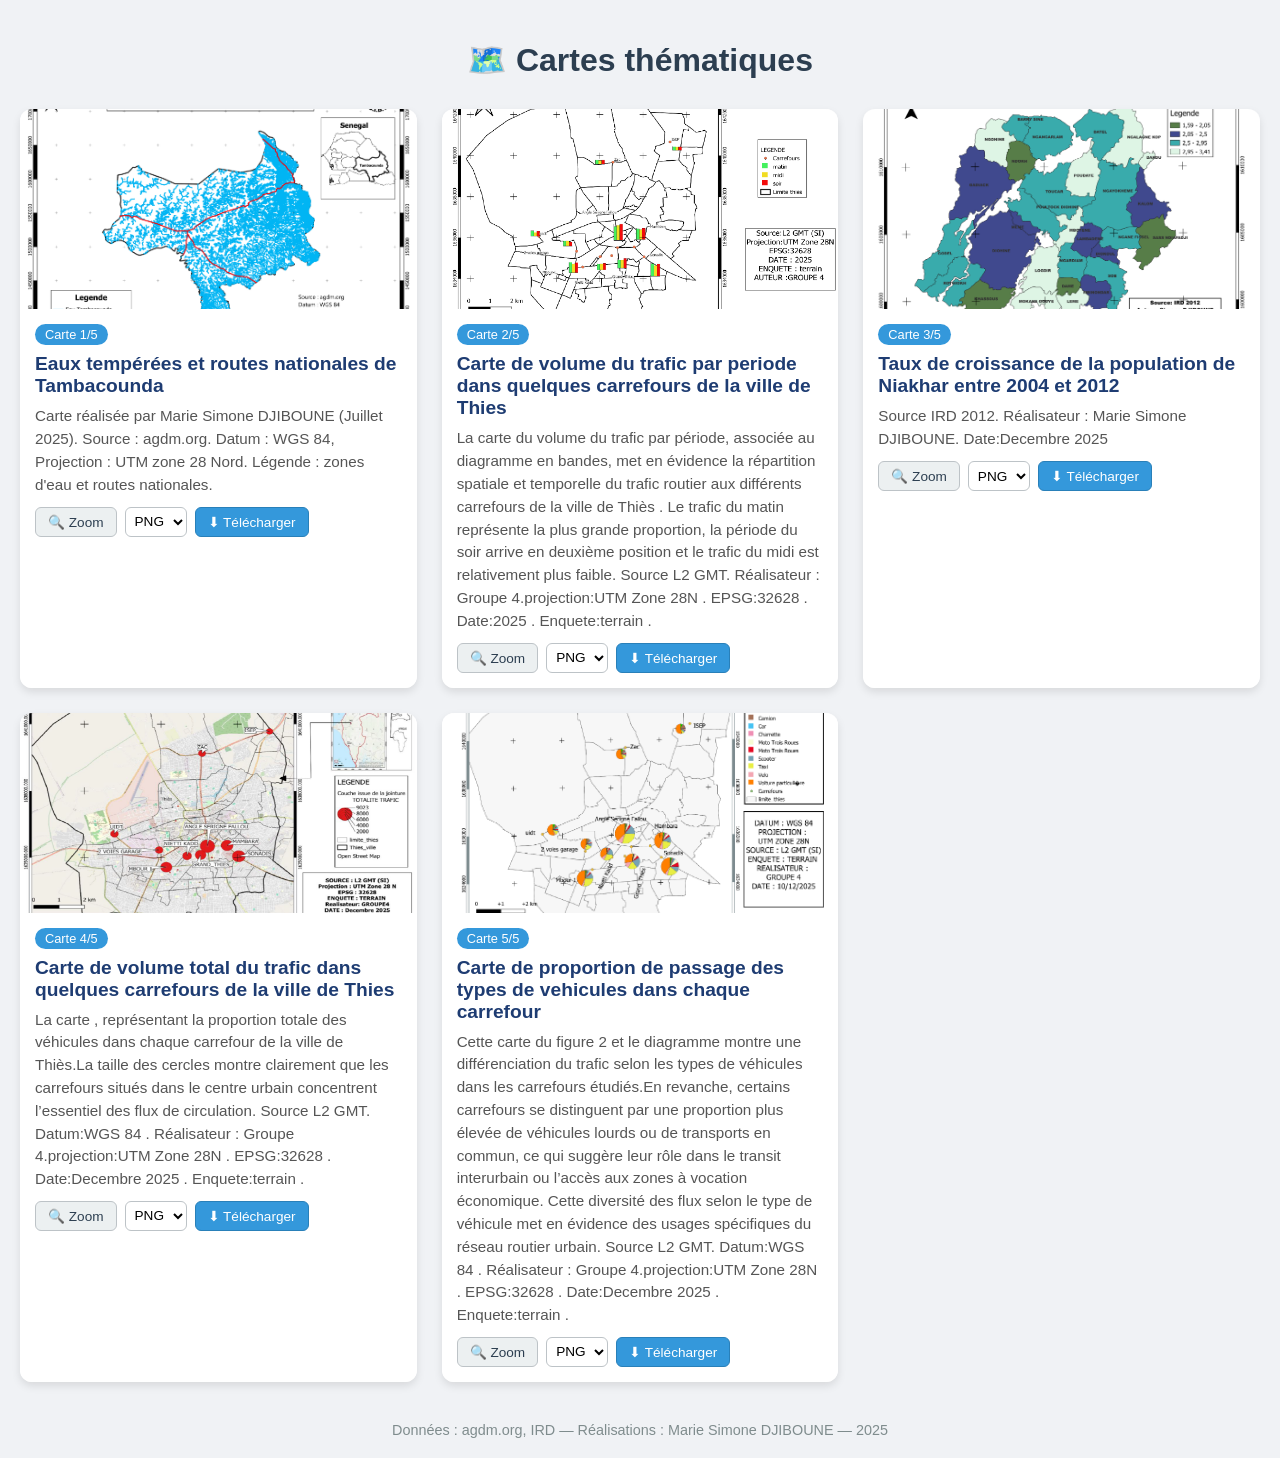
<file: carte.html>
<!DOCTYPE html>
<html lang="fr">
<head>
    <meta charset="UTF-8">
    <meta name="viewport" content="width=device-width, initial-scale=1.0">
    <title>Cartes du Sénégal - Tambacounda et densités</title>
    <style>
        /* Styles identiques à votre fichier d'origine, conservés */
        body {
            font-family: 'Segoe UI', Tahoma, Geneva, Verdana, sans-serif;
            background-color: #f0f2f5;
            margin: 0;
            padding: 20px;
        }
        h1 {
            text-align: center;
            color: #2c3e50;
            margin-bottom: 30px;
        }
        .grid {
            display: grid;
            grid-template-columns: repeat(auto-fit, minmax(300px, 1fr));
            gap: 25px;
            max-width: 1400px;
            margin: 0 auto;
        }
        .card {
            background: white;
            border-radius: 12px;
            overflow: hidden;
            box-shadow: 0 4px 8px rgba(0,0,0,0.1);
            transition: transform 0.2s, box-shadow 0.2s;
            display: flex;
            flex-direction: column;
        }
        .card:hover {
            transform: translateY(-5px);
            box-shadow: 0 12px 20px rgba(0,0,0,0.15);
        }
        .image-container {
            width: 100%;
            height: 200px;
            background-color: #e9ecef;
            display: flex;
            align-items: center;
            justify-content: center;
            overflow: hidden;
            cursor: pointer;
        }
        .image-container img {
            width: 100%;
            height: 100%;
            object-fit: cover;
            display: block;
            transition: transform 0.3s;
        }
        .image-container img:hover {
            transform: scale(1.05);
        }
        .description {
            padding: 15px;
            background: white;
            flex-grow: 1;
        }
        .description h3 {
            margin: 0 0 8px 0;
            color: #1e3c72;
            font-size: 1.2rem;
        }
        .description p {
            margin: 0 0 10px 0;
            color: #555;
            line-height: 1.5;
            font-size: 0.95rem;
        }
        .badge {
            display: inline-block;
            background-color: #3498db;
            color: white;
            font-size: 0.8rem;
            padding: 3px 10px;
            border-radius: 20px;
            margin-bottom: 8px;
        }
        .toolbar {
            display: flex;
            gap: 8px;
            margin-top: 10px;
            flex-wrap: wrap;
        }
        .btn {
            background-color: #ecf0f1;
            border: none;
            border-radius: 6px;
            padding: 6px 12px;
            font-size: 0.85rem;
            cursor: pointer;
            display: inline-flex;
            align-items: center;
            gap: 4px;
            transition: background-color 0.2s;
            color: #2c3e50;
            border: 1px solid #bdc3c7;
        }
        .btn:hover {
            background-color: #d0d7db;
        }
        .btn-primary {
            background-color: #3498db;
            color: white;
            border-color: #2980b9;
        }
        .btn-primary:hover {
            background-color: #2980b9;
        }
        .download-select {
            padding: 5px;
            border-radius: 6px;
            border: 1px solid #bdc3c7;
            background-color: white;
            font-size: 0.85rem;
        }
        .error-message {
            grid-column: 1 / -1;
            background-color: #fff3cd;
            border: 1px solid #ffeeba;
            color: #856404;
            padding: 20px;
            border-radius: 8px;
            text-align: center;
            font-weight: bold;
        }
        footer {
            text-align: center;
            margin-top: 40px;
            color: #7f8c8d;
            font-size: 0.9rem;
        }
        .modal {
            display: none;
            position: fixed;
            z-index: 1000;
            left: 0;
            top: 0;
            width: 100%;
            height: 100%;
            background-color: rgba(0,0,0,0.9);
            overflow: auto;
        }
        .modal-content {
            margin: auto;
            display: block;
            max-width: 90%;
            max-height: 90%;
            position: relative;
            top: 50%;
            transform: translateY(-50%);
        }
        .close {
            position: absolute;
            top: 20px;
            right: 35px;
            color: #fff;
            font-size: 40px;
            font-weight: bold;
            cursor: pointer;
            z-index: 1001;
        }
        .close:hover {
            color: #ccc;
        }
    </style>
</head>
<body>
    <h1>🗺️ Cartes thématiques </h1>
    
    <div class="grid" id="carteGrid"></div>

    <!-- Modale pour le zoom -->
    <div id="zoomModal" class="modal">
        <span class="close" id="closeModal">&times;</span>
        <img class="modal-content" id="modalImage">
    </div>

    <footer>
        Données : agdm.org, IRD — Réalisations : Marie Simone DJIBOUNE — 2025
    </footer>

    <script>
        // Définition des images et de leurs descriptions (basées sur les métadonnées fournies)
        const images = [
            {
                file: 'tamba.png',
                title: 'Eaux tempérées et routes nationales de Tambacounda',
                description: 'Carte réalisée par Marie Simone DJIBOUNE (Juillet 2025). Source : agdm.org. Datum : WGS 84, Projection : UTM zone 28 Nord. Légende : zones d\'eau et routes nationales.'
            },
            {
                file: 'Carte.png',
                title: 'Carte de volume du trafic par periode dans quelques carrefours de la ville de Thies',
                description: 'La carte du volume du trafic par période, associée au diagramme en bandes, met en évidence la répartition spatiale et temporelle du trafic routier aux différents carrefours de la ville de Thiès . Le trafic du matin représente la plus grande proportion, la période du soir arrive en deuxième position et le trafic du midi est relativement plus faible. Source L2 GMT. Réalisateur : Groupe 4.projection:UTM Zone 28N . EPSG:32628 . Date:2025 . Enquete:terrain . '
            },
            
            {
                file: 'niakhar3.png',
                title: 'Taux de croissance de la population de Niakhar entre 2004 et 2012',
                description: 'Source IRD 2012. Réalisateur : Marie Simone DJIBOUNE. Date:Decembre 2025'
            }, 
            {
                file: 'Carte1.png',
                title: 'Carte de volume total du trafic dans quelques carrefours de la ville de Thies',
                description: 'La carte , représentant la proportion totale des véhicules dans chaque carrefour de la ville de Thiès.La taille des cercles montre clairement que les carrefours situés dans le centre urbain concentrent l’essentiel des flux de circulation. Source L2 GMT.  Datum:WGS 84 . Réalisateur : Groupe 4.projection:UTM Zone 28N . EPSG:32628 . Date:Decembre 2025 . Enquete:terrain . '
            },

            {
                file: 'Carte 2.png',
                title: 'Carte de proportion de passage des types de vehicules dans chaque carrefour ',
                description: 'Cette carte du figure 2 et le diagramme montre une différenciation du trafic selon les types de véhicules dans les carrefours étudiés.En revanche, certains carrefours se distinguent par une proportion plus élevée de véhicules lourds ou de transports en commun, ce qui suggère leur rôle dans le transit interurbain ou l’accès aux zones à vocation économique. Cette diversité des flux selon le type de véhicule met en évidence des usages spécifiques du réseau routier urbain. Source L2 GMT. Datum:WGS 84 . Réalisateur : Groupe 4.projection:UTM Zone 28N . EPSG:32628 . Date:Decembre 2025 . Enquete:terrain . '
            },
           
        ];

        const grid = document.getElementById('carteGrid');
        const modal = document.getElementById('zoomModal');
        const modalImg = document.getElementById('modalImage');
        const closeModal = document.getElementById('closeModal');

        // Fermeture de la modale
        closeModal.onclick = function() { modal.style.display = "none"; }
        window.onclick = function(event) { if (event.target == modal) modal.style.display = "none"; }

        // Fonction de téléchargement (identique à l'originale)
        function downloadImage(imgElement, format) {
            const canvas = document.createElement('canvas');
            const ctx = canvas.getContext('2d');
            canvas.width = imgElement.naturalWidth;
            canvas.height = imgElement.naturalHeight;

            if (format === 'jpg' || format === 'jpeg') {
                ctx.fillStyle = '#FFFFFF';
                ctx.fillRect(0, 0, canvas.width, canvas.height);
            }
            ctx.drawImage(imgElement, 0, 0);

            let mimeType, extension;
            if (format === 'png') {
                mimeType = 'image/png';
                extension = 'png';
            } else if (format === 'jpg' || format === 'jpeg') {
                mimeType = 'image/jpeg';
                extension = 'jpg';
            } else {
                alert('Format non supporté');
                return;
            }

            canvas.toBlob((blob) => {
                if (blob) {
                    const url = URL.createObjectURL(blob);
                    const a = document.createElement('a');
                    a.href = url;
                    a.download = `carte_${Date.now()}.${extension}`;
                    document.body.appendChild(a);
                    a.click();
                    document.body.removeChild(a);
                    URL.revokeObjectURL(url);
                } else {
                    alert('Erreur lors de la génération de l\'image');
                }
            }, mimeType);
        }

        // Vérifier que la première image existe (simple test)
        const testImg = new Image();
        testImg.onload = function() {
            // Toutes les images sont supposées présentes ; on génère les cartes
            images.forEach((imgData, index) => {
                const card = document.createElement('div');
                card.className = 'card';

                const imgContainer = document.createElement('div');
                imgContainer.className = 'image-container';

                const img = document.createElement('img');
                img.src = imgData.file;
                img.alt = imgData.title;
                img.loading = 'lazy';

                // Zoom au clic sur l'image
                img.addEventListener('click', function(e) {
                    e.stopPropagation();
                    modal.style.display = "block";
                    modalImg.src = this.src;
                });

                imgContainer.appendChild(img);

                // Description
                const descDiv = document.createElement('div');
                descDiv.className = 'description';
                descDiv.innerHTML = `
                    <span class="badge">Carte ${index+1}/${images.length}</span>
                    <h3>${imgData.title}</h3>
                    <p>${imgData.description}</p>
                `;

                // Barre d'outils
                const toolbar = document.createElement('div');
                toolbar.className = 'toolbar';

                // Bouton Zoom
                const zoomBtn = document.createElement('button');
                zoomBtn.className = 'btn';
                zoomBtn.innerHTML = '🔍 Zoom';
                zoomBtn.addEventListener('click', function() {
                    modal.style.display = "block";
                    modalImg.src = img.src;
                });

                // Sélecteur de format
                const formatSelect = document.createElement('select');
                formatSelect.className = 'download-select';
                formatSelect.innerHTML = `
                    <option value="png">PNG</option>
                    <option value="jpg">JPG</option>
                `;

                // Bouton Télécharger
                const downloadBtn = document.createElement('button');
                downloadBtn.className = 'btn btn-primary';
                downloadBtn.innerHTML = '⬇ Télécharger';
                downloadBtn.addEventListener('click', function() {
                    const format = formatSelect.value;
                    if (img.complete && img.naturalHeight > 0) {
                        downloadImage(img, format);
                    } else {
                        alert("L'image n'est pas encore complètement chargée, veuillez réessayer.");
                    }
                });

                toolbar.appendChild(zoomBtn);
                toolbar.appendChild(formatSelect);
                toolbar.appendChild(downloadBtn);
                descDiv.appendChild(toolbar);

                card.appendChild(imgContainer);
                card.appendChild(descDiv);
                grid.appendChild(card);
            });
        };

        testImg.onerror = function() {
            // Si la première image est introuvable, on affiche un message d'erreur
            grid.innerHTML = `
                <div class="error-message">
                    ⚠️ Les images (tamba.png, Densite.jpeg, Densite1.jpeg) sont introuvables.<br>
                    Veuillez placer ces fichiers dans le même dossier que cette page HTML.
                </div>
            `;
        };

        // Lancer le test avec la première image
        testImg.src = images[0].file;
    </script>
</body>
</html>
</file>
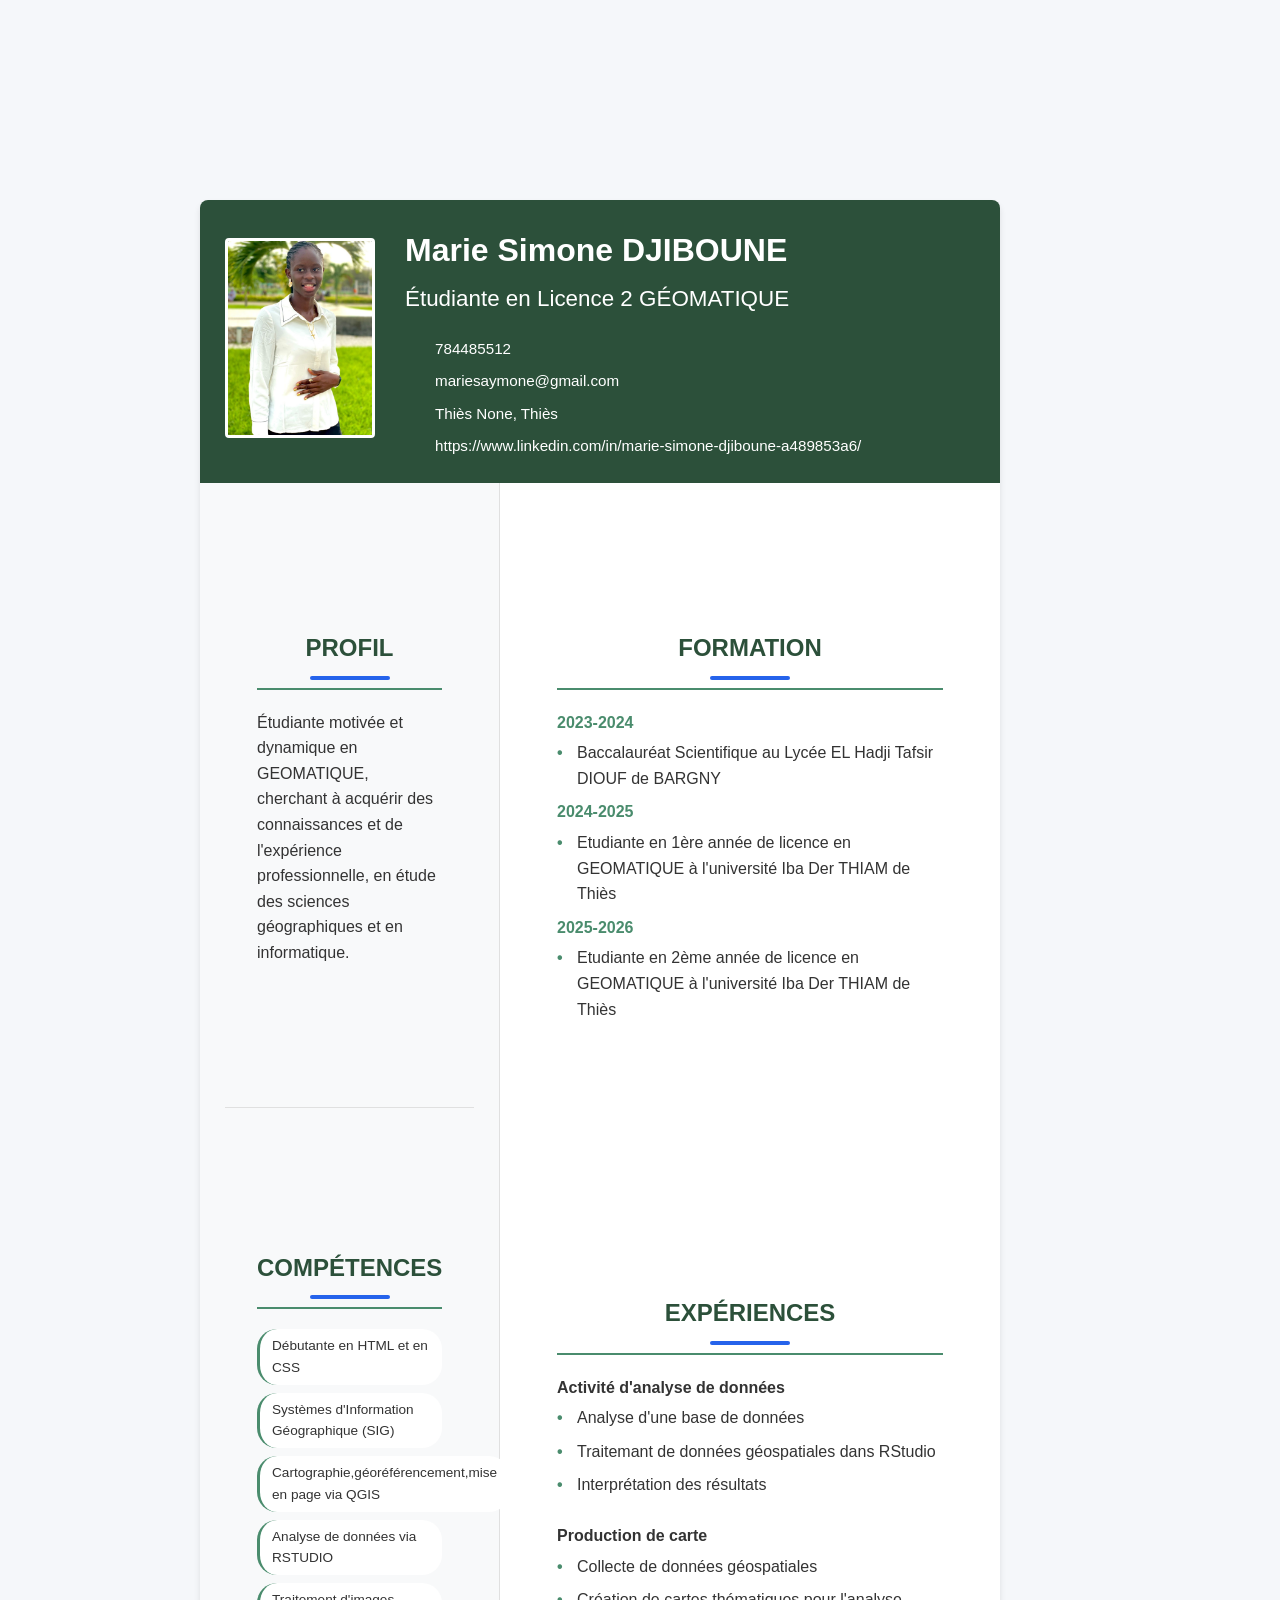
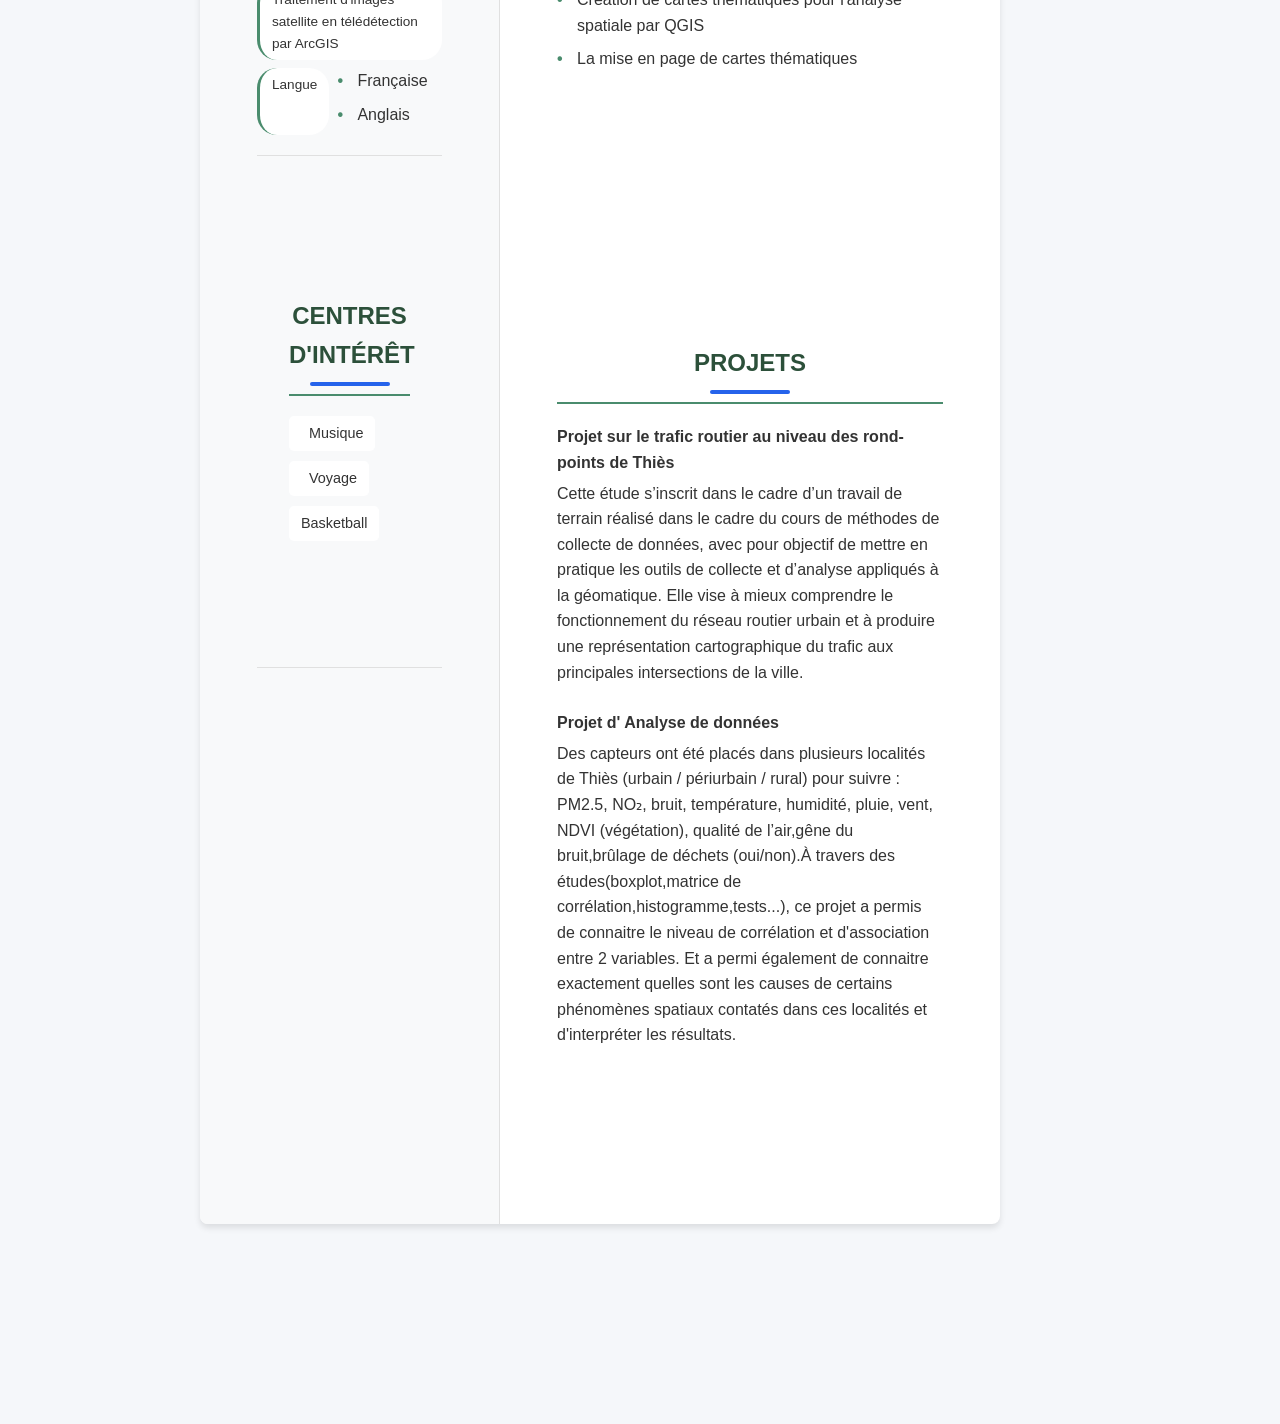
<file: CV.html>
<!DOCTYPE html>
<html lang="fr">
<head>
    <meta charset="UTF-8">
    <meta name="viewport" content="width=device-width, initial-scale=1.0">
    <title>CV Marie Simone DJIBOUNE</title>
        <link rel="stylesheet" href="style.css">
</head>
<body>
    <STyle>
:root {
    --primary-color: #2c503a;
    --secondary-color: #4a8c6d;
    --light-color: #f8f9fa;
    --dark-color: #333;
    --gray-color: #7f8c8d;
    --border-color: #e0e0e0;
    --shadow: 0 4px 6px rgba(0, 0, 0, 0.1);
}

* {
    margin: 0;
    padding: 0;
    box-sizing: border-box;
}

body {
    font-family: 'Lato', sans-serif;
    line-height: 1.6;
    color: var(--dark-color);
    background-color: #f5f7fa;
    padding: 200px;
    max-width: 1200px;
    margin:1000 auto;
}


h1, h2, h3, h4 {
    font-family: 'Montserrat', sans-serif;
    font-weight: 600;
    margin-bottom: 15px;
    color: var(--primary-color);
}

h1 {
    font-size: 2.2rem;
    margin-bottom: 5px;
}

h2 {
    font-size: 1.5rem;
    padding-bottom: 8px;
    border-bottom: 2px solid var(--secondary-color);
    margin-top: 25px;
    margin-bottom: 20px;
}

h3 {
    font-size: 1.2rem;
    margin-bottom: 5px;
}

p {
    margin-bottom: 15px;
}

a {
    color: var(--secondary-color);
    text-decoration: none;
}

a:hover {
    text-decoration: underline;
}

ul {
    list-style-type: none;
    padding-left: 0;
}

li {
    margin-bottom: 8px;
    padding-left: 20px;
    position: relative;
}

li:before {
    content: "•";
    color: var(--secondary-color);
    position: absolute;
    left: 0;
    font-weight: bold;
}


.cv-container {
    display: flex;
    flex-direction: column;
    background-color: white;
    box-shadow: var(--shadow);
    border-radius: 8px;
    overflow: hidden;
}


.header {
    background-color: var(--primary-color);
    color: white;
    padding: 25px;
}

.header-content {
    display: flex;
    align-items: center;
    gap: 30px;
}

.header-photo {
    flex-shrink: 0;
}

.profile-photo {
    width: 150px;
    height: 200px;
    object-fit: cover;
    border-radius: 4px;
    border: 3px solid white;
}

.header-info {
    flex: 1;
}

.name {
    font-size: 2rem;
    margin-bottom: 5px;
    color: white;
}

.title {
    font-size: 1.4rem;
    font-weight: 300;
    color: white;
    margin-bottom: 20px;
}

.contact-info {
    display: flex;
    flex-direction: column;
    gap: 8px;
}

.contact-item {
    display: flex;
    align-items: center;
    gap: 10px;
    font-size: 0.95rem;
}

.contact-item i {
    color: var(--secondary-color);
    width: 20px;
    text-align: center;
}


.main-wrapper {
    display: flex;
    flex-direction: column;
}


.sidebar {
    background-color: var(--light-color);
    padding: 25px;
}


.main-content {
    padding: 25px;
    flex: 1;
}


.section {
    margin-bottom: 30px;
}


.experience-item, .education-item, .project-item {
    margin-bottom: 25px;
}

.date {
    color: var(--secondary-color);
    font-weight: 600;
    margin-bottom: 5px;
    display: block;
}

.company, .school {
    font-weight: 600;
    margin-bottom: 5px;
    display: block;
}




.skills-list {
    display: flex;
    flex-wrap: wrap;
    gap: 8px;
    margin-top: 10px;
}

.skill {
    background-color: white;
    padding: 6px 12px;
    border-radius: 20px;
    font-size: 0.85rem;
    border-left: 3px solid var(--secondary-color);
}


.interests-list {
    display: flex;
    flex-wrap: wrap;
    gap: 10px;
}

.interest {
    display: flex;
    align-items: center;
    gap: 8px;
    background-color: white;
    padding: 6px 12px;
    border-radius: 5px;
    font-size: 0.9rem;
}


.separator {
    height: 1px;
    background-color: var(--border-color);
    margin: 20px 0;
}



@media (min-width: 992px) {
    .main-wrapper {
        flex-direction: row;
    }
    
    .sidebar {
        flex: 0 0 35%;
        min-width: 300px;
        border-right: 1px solid var(--border-color);
    }
    
    .main-content {
        flex: 1;
    }
    
    h1 {
        font-size: 2.5rem;
    }
}


@media (min-width: 768px) and (max-width: 991px) {
    .sidebar, .main-content {
        padding: 20px;
    }
    
    .header-content {
        gap: 20px;
    }
    
    .profile-photo {
        width: 130px;
        height: 170px;
    }
}


@media (max-width: 767px) {
    body {
        padding: 10px;
    }
    
    .header {
        padding: 20px 15px;
    }
    
    .header-content {
        flex-direction: column;
        text-align: center;
        gap: 20px;
    }
    
    .profile-photo {
        width: 120px;
        height: 160px;
        margin: 0 auto;
    }
    
    .main-content, .sidebar {
        padding: 20px 15px;
    }
    
    h1 {
        font-size: 1.8rem;
    }
    
    .name {
        font-size: 1.6rem;
    }
    
    .title {
        font-size: 1.1rem;
    }
    
    .contact-info {
        align-items: center;
    }
}


@media (max-width: 480px) {
    h1 {
        font-size: 1.6rem;
    }
    
    h2 {
        font-size: 1.3rem;
    }
    
    .contact-item {
        font-size: 0.85rem;
    }
    
    .profile-photo {
        width: 100px;
        height: 140px;
    }
}
</STyle>
    <div class="cv-container">
        
        <header class="header">
            <div class="header-content">
               
                <div class="header-photo">
                    <img src="Image.jpeg" alt="" class="profile-photo">
                </div>
                
               
                <div class="header-info">
                    <h1 class="name">Marie Simone DJIBOUNE</h1>
                    <div class="title">Étudiante en Licence 2 GÉOMATIQUE</div>
                    
                    <div class="contact-info">
                        <div class="contact-item">
                            <i class="fas fa-phone"></i>
                            <span>784485512</span>
                        </div>
                        <div class="contact-item">
                            <i class="fas fa-envelope"></i>
                            <span>mariesaymone@gmail.com</span>
                        </div>
                        <div class="contact-item">
                            <i class="fas fa-map-marker-alt"></i>
                            <span>Thiès None, Thiès</span>
                        </div>
                        <div class="contact-item">
                            <i class="fab fa-linkedin"></i>
                            <span>https://www.linkedin.com/in/marie-simone-djiboune-a489853a6/</span>
                        </div>
                    </div>
                </div>
            </div>
        </header>

        
        <div class="main-wrapper">
           
            <aside class="sidebar">
                
                <section class="section">
                    <h2>PROFIL</h2>
                    <p>Étudiante motivée et dynamique en GEOMATIQUE, cherchant à acquérir des connaissances et de l'expérience professionnelle, en étude des sciences géographiques et en informatique.</p>
                </section>

                <div class="separator"></div>

                
                <section class="section">
                    <h2>COMPÉTENCES </h2>
                    <div class="skills-list">
                        <div class="skill">Débutante en HTML et en CSS</div>
                        <div class="skill">Systèmes d'Information Géographique (SIG)</div>
                        <div class="skill">Cartographie,géoréférencement,mise en page via QGIS</div>
                        <div class="skill">Analyse de données via RSTUDIO</div>
                       <div class="skill">Traitement d'images satellite en télédétection par ArcGIS </div>
                       <div class="skill">Langue</div>
                       <ul>
                           <li>Française</li>
                           <li>Anglais</li>
                       </ul>

                    </div>
                   
                <div class="separator"></div>

               
                <section class="section">
                    <h2>CENTRES D'INTÉRÊT</h2>
                    <div class="interests-list">
                        <div class="interest">
                            <i class="focus-musique"></i>
                            <span>Musique</span>
                        </div>
                       
                        <div class="interest">
                            <i class="focus-travel"></i>
                            <span>Voyage</span>
                           
                        </div>
                        <div  class="interest">Basketball</div>
                        
                    </div>
                </section>

                <div class="separator"></div>

                
            </aside>

            
            <main class="main-content">
                
                <section class="section">
                    <h2>FORMATION</h2>
                    <div class="education-item">
                        <span class="date">2023-2024</span>
                        <ul>
                           <li>Baccalauréat Scientifique au Lycée EL Hadji Tafsir DIOUF de BARGNY</li>
                        </ul>
                        
                         <div class="education-item">
                             <span class="date">2024-2025</span>
                           
                        <ul>
                            <li>Etudiante en 1ère année de licence en GEOMATIQUE à l'université Iba Der THIAM de Thiès</li>
                        </ul>
                    <div class="education-item">
                        <span class="date">2025-2026</span>
                       <ul>
                           <li>Etudiante en 2ème année de licence en GEOMATIQUE à l'université Iba Der THIAM de Thiès</li>
                       </ul>

                   
                    </div>
                                        
                </section>

                
                <section class="section">
                    <h2>EXPÉRIENCES </h2>
                    
                    <div class="experience-item">
                        
                        <span class="company">Activité d'analyse de données </span>
                       
                        
                        <ul>
                            <li>Analyse d'une base de données</li>
                            <li>Traitemant de données géospatiales dans RStudio </li>
                            <li>Interprétation des résultats</li>
                        </ul>
                    </div>
                    
                    <div class="experience-item">
                        
                        <span class="company">Production de carte</span>
                       
                        <ul>
                            <li>Collecte de données géospatiales</li>
                            <li> Création de cartes thématiques pour l'analyse spatiale par QGIS</li>
                            <li>La mise en page de cartes thématiques</li>
                        </ul>
                    </div>
                </section>

                
                <section class="section">
                    <h2>PROJETS </h2>
                    
                    <div class="project-item">
                       <span class="company"> Projet sur le trafic routier au niveau des rond-points de Thiès</span>
                       
                     <p>Cette étude s’inscrit dans le cadre d’un travail de terrain réalisé dans le cadre du cours de méthodes de collecte de données, 
                         avec pour objectif de mettre en pratique les outils de collecte et d’analyse appliqués à la géomatique. 
                         Elle vise à mieux comprendre le fonctionnement du réseau routier urbain et à produire une représentation 
                         cartographique du trafic aux principales intersections de la ville.</p>
                       
                    </div>
                    
                    <div class="project-item">
                        <span class="company">Projet d' Analyse de données</span>
                       
                       <p>Des capteurs ont été placés dans plusieurs localités de Thiès (urbain / périurbain / rural) pour
                        suivre : PM2.5, NO₂, bruit, température, humidité, pluie, vent, NDVI (végétation),
                        qualité de l’air,gêne du bruit,brûlage de déchets (oui/non).À travers des études(boxplot,matrice de corrélation,histogramme,tests...),
                        ce projet a permis de connaitre le niveau de corrélation et d'association entre 2 variables.
                        Et a permi également de connaitre exactement quelles sont les causes de certains phénomènes spatiaux contatés 
                        dans ces localités et d'interpréter les résultats. 
                        </p>
                    </div>
                    
                   
                </section>
            </main>
        </div>

        
</body>
</html>
</file>
<file: style.css>
/* ===== VARIABLES & RESET ===== */
:root {
    /* Couleurs principales (thème clair) */
    --primary: #2563eb;
    --primary-dark: #1e40af;
    --primary-light: #60a5fa;
    --secondary: #3b82f6;
    --accent: #8b5cf6;

    /* Couleurs de fond et texte (clair) */
    --bg: #ffffff;
    --bg-secondary: #f8fafc;
    --card-bg: #ffffff;
    --text: #0f172a;
    --text-light: #334155;
    --border: #e2e8f0;
    --shadow: 0 4px 6px -1px rgba(0, 0, 0, 0.1), 0 2px 4px -1px rgba(0, 0, 0, 0.06);
    --shadow-lg: 0 10px 15px -3px rgba(0, 0, 0, 0.1), 0 4px 6px -2px rgba(0, 0, 0, 0.05);

    /* Éléments communs */
    --radius-sm: 0.75rem;
    --radius: 1rem;
    --radius-lg: 1.5rem;
    --transition: all 0.3s cubic-bezier(0.4, 0, 0.2, 1);
}

/* Thème sombre */
body.dark-theme {
    --primary: #60a5fa;
    --primary-dark: #3b82f6;
    --primary-light: #93c5fd;
    --secondary: #3b82f6;

    --bg: #0f172a;
    --bg-secondary: #1e293b;
    --card-bg: #1e293b;
    --text: #f1f5f9;
    --text-light: #cbd5e1;
    --border: #334155;
    --shadow: 0 4px 6px -1px rgba(0, 0, 0, 0.5);
    --shadow-lg: 0 10px 15px -3px rgba(0, 0, 0, 0.5);
}

* {
    margin: 0;
    padding: 0;
    box-sizing: border-box;
}

html {
    scroll-behavior: smooth;
}

body {
    font-family: 'Inter', sans-serif;
    background: var(--bg);
    color: var(--text);
    line-height: 1.6;
    transition: background 0.3s ease, color 0.3s ease;
}

/* ===== HEADER & NAVIGATION ===== */
header {
    background: var(--primary);  /* au lieu de var(--card-bg) */
    border-bottom: none;         /* supprime la ligne de séparation */
    /* conservez le reste */
}

.navbar {
    max-width: 1200px;
    margin: 0 auto;
    padding: 1rem 2rem;
    display: flex;
    justify-content: space-between;
    align-items: center;
    flex-wrap: wrap;
    gap: 1rem;
}

.logo {
    font-size: 1.5rem;
    font-weight: 700;
    color: var(--primary);
    display: flex;
    align-items: center;
    gap: 0.5rem;
}

.logo i {
    font-size: 1.8rem;
    color: white;
}

.nav-links {
    display: flex;
    gap: 2rem;
    list-style: none;
}

.nav-links a {
    text-decoration: none;
    color: white;
    font-weight: 500;
    transition: var(--transition);
    position: relative;
    padding: 0.5rem 0;
}

.nav-links a::after {
    content: '';
    position: absolute;
    bottom: 0;
    left: 0;
    width: 0;
    height: 2px;
    background: var(--primary);
    transition: width 0.3s ease;
}

.nav-links a:hover::after,
.nav-links a.active::after {
    width: 100%;
}

.nav-links a:hover {
    color: var(--primary);
}

/* Bouton de thème */
#theme-toggle {
    background: transparent;
    border: 2px solid none ;
    border-radius: 50%;
    width: 45px;
    height: 45px;
    display: flex;
    align-items: center;
    justify-content: center;
    cursor: pointer;
    color: white;
    border-color: white;
    font-size: 1.3rem;
    transition: var(--transition);
}

#theme-toggle:hover {
    background: white;
    color: var(--primary);
    border-color: var(--primary);
    transform: scale(1.05);
}

/* ===== SECTIONS ===== */
.section {
    max-width: 1200px;
    margin: 0 auto;
    padding: 6rem 2rem;
}

h2 {
    font-size: 2.5rem;
    margin-bottom: 3rem;
    text-align: center;
    color: var(--text);
    position: relative;
}

h2::after {
    content: '';
    display: block;
    width: 80px;
    height: 4px;
    background: var(--primary);
    margin: 0.5rem auto 0;
    border-radius: 2px;
}

/* ===== ACCUEIL ===== */
.home {
    min-height: calc(100vh - 80px);
    display: flex;
    align-items: center;
}

.home-content {
    display: flex;
    align-items: center;
    gap: 5rem;
    flex-wrap: wrap;
}

.home-text {
    flex: 1 1 400px;
}

.home-text h1 {
    font-size: 3.2rem;
    line-height: 1.2;
    margin-bottom: 1rem;
    color: var(--text);
}

.highlight {
    color: var(--primary);
    position: relative;
    display: inline-block;
}

.title {
    font-size: 1.5rem;
    color: var(--text-light);
    margin-bottom: 2rem;
    font-weight: 500;
}

.bio {
    font-size: 1.1rem;
    margin-bottom: 2.5rem;
    color: var(--text-light);
    max-width: 600px;
    line-height: 1.8;
}

.social-links {
    display: flex;
    gap: 1.2rem;
}

.social-links a {
    display: inline-flex;
    align-items: center;
    justify-content: center;
    width: 48px;
    height: 48px;
    background: var(--bg-secondary);
    border-radius: 50%;
    color: var(--primary);               /* ← ici pour les rendre bleus */
    font-size: 1.5rem;
    transition: var(--transition);
    border: 1px solid var(--border);
}

.social-links a:hover {
    background: var(--primary);
    color: white;                        /* ← au survol, icône blanche sur fond bleu */
    transform: translateY(-3px);
    border-color: var(--primary);
}

.home-image {
    flex: 0 0 280px;
}

.home-image img {
    width: 100%;
    height: 350px;
    object-fit: cover;
    border-radius: 50%;
    box-shadow: var(--shadow-lg);
    border: 4px solid var(--primary-light);
    transition: var(--transition);
}

.home-image img:hover {
    transform: scale(1.02);
    border-color: var(--primary);
}

/* ===== PROJETS ===== */
.filter-buttons {
    display: flex;
    gap: 1rem;
    margin-bottom: 3rem;
    flex-wrap: wrap;
    justify-content: center;
}

.filter-btn {
    padding: 0.7rem 1.8rem;
    border: 1px solid var(--border);
    background: var(--card-bg);
    border-radius: 40px;
    font-weight: 600;
    color: var(--text);
    cursor: pointer;
    transition: var(--transition);
    font-size: 0.95rem;
}

.filter-btn.active,
.filter-btn:hover {
    background: var(--primary);
    color: white;
    border-color: var(--primary);
    transform: translateY(-2px);
}

.projects-grid {
    display: grid;
    grid-template-columns: repeat(auto-fill, minmax(320px, 1fr));
    gap: 2rem;
}

.project-card {
    background: var(--card-bg);
    border-radius: var(--radius-lg);
    overflow: hidden;
    box-shadow: var(--shadow);
    transition: var(--transition);
    padding: 1.8rem;
    border: 1px solid var(--border);
}

.project-card:hover {
    transform: translateY(-8px);
    box-shadow: var(--shadow-lg);
    border-color: var(--primary-light);
}

.project-icon {
    font-size: 2.5rem;
    color: var(--primary);
    margin-bottom: 1.2rem;
}

.project-card h3 {
    font-size: 1.4rem;
    margin-bottom: 0.8rem;
    color: var(--text);
}

.project-card p {
    color: var(--text-light);
    margin-bottom: 1.2rem;
    line-height: 1.6;
}

.tech-tags {
    display: flex;
    flex-wrap: wrap;
    gap: 0.5rem;
    margin-bottom: 1.5rem;
}

.tech-tags span {
    background: var(--bg-secondary);
    padding: 0.3rem 0.8rem;
    border-radius: 20px;
    font-size: 0.8rem;
    font-weight: 500;
    color: var(--text);
    border: 1px solid var(--border);
}

.project-link {
    text-decoration: none;
    color: var(--primary);
    font-weight: 600;
    display: inline-flex;
    align-items: center;
    gap: 0.5rem;
    transition: var(--transition);
}

.project-link i {
    transition: transform 0.2s;
}

.project-link:hover {
    gap: 0.8rem;
    color: var(--primary-dark);
}

.project-link:hover i {
    transform: translateX(4px);
}

/* ===== COMPÉTENCES ===== */
/* ===== COMPÉTENCES EN CARTES ===== */
.skills-container {
    display: grid;
    grid-template-columns: repeat(auto-fill, minmax(280px, 1fr));
    gap: 2rem;
    margin-top: 2rem;
}

.skill-card {
    background: var(--card-bg);
    border-radius: var(--radius-lg);
    padding: 2rem;
    text-align: center;
    border: 1px solid var(--border);
    box-shadow: var(--shadow);
    transition: var(--transition);
}

.skill-card:hover {
    transform: translateY(-5px);
    box-shadow: var(--shadow-lg);
    border-color: var(--primary-light);
}

.skill-icon {
    font-size: 3rem;
    margin-bottom: 1rem;
}

.skill-card h3 {
    font-size: 1.3rem;
    margin-bottom: 1.5rem;
    color: var(--text);
}

.skill-level {
    width: 100%;
}

.skill-level span {
    display: block;
    margin-bottom: 0.5rem;
    font-weight: 600;
    color: var(--text-light);
}

.progress-bar {
    width: 100%;
    height: 10px;
    background: var(--bg-secondary);
    border-radius: 10px;
    overflow: hidden;
}

.progress-fill {
    height: 100%;
    background: linear-gradient(90deg, var(--primary), var(--primary-light));
    border-radius: 10px;
    width: 0;
    transition: width 1s ease;
}
/* ===== CONTACT ===== */
.contact-container {
    display: flex;
    gap: 2rem;
    align-items: stretch;
    flex-wrap: wrap;
    max-width: 1000px;
    margin: 0 auto;
}

.contact-container form {
    flex: 2;
    min-width: 300px;
    background: var(--card-bg);
    padding: 2rem;
    border-radius: var(--radius-lg);
    box-shadow: var(--shadow);
    border: 1px solid var(--border);
}

.form-group {
    margin-bottom: 1.5rem;
}

.form-group label {
    display: block;
    margin-bottom: 0.5rem;
    font-weight: 600;
    color: var(--text);
}

.required {
    color: #ef4444;
    margin-left: 0.2rem;
}

.form-group input,
.form-group textarea {
    width: 100%;
    padding: 0.8rem 1rem;
    border: 1px solid var(--border);
    border-radius: var(--radius-sm);
    font-family: inherit;
    font-size: 1rem;
    transition: var(--transition);
    background: var(--bg-secondary);
    color: var(--text);
}

.form-group input:focus,
.form-group textarea:focus {
    outline: none;
    border-color: var(--primary);
    box-shadow: 0 0 0 3px rgba(37, 99, 235, 0.1);
}

.btn-submit {
    background: var(--primary);
    color: white;
    border: none;
    padding: 1rem 2rem;
    border-radius: 50px;
    font-weight: 600;
    font-size: 1rem;
    cursor: pointer;
    transition: var(--transition);
    width: 100%;
}

.btn-submit:hover {
    background: var(--primary-dark);
    transform: translateY(-2px);
    box-shadow: var(--shadow);
}

.form-message {
    margin-top: 1rem;
    padding: 0.8rem;
    border-radius: var(--radius-sm);
    font-weight: 500;
    display: none;
    text-align: center;
}

.form-message.success {
    display: block;
    background: #dcfce7;
    color: #166534;
    border: 1px solid #4ade80;
}

.form-message.error {
    display: block;
    background: #fee2e2;
    color: #991b1b;
    border: 1px solid #f87171;
}

/* QR Code */
.qr-code-container {
    flex: 1;
    min-width: 250px;
    background: var(--card-bg);
    border-radius: var(--radius-lg);
    padding: 1.5rem;
    border: 1px solid var(--border);
    text-align: center;
    display: flex;
    flex-direction: column;
    justify-content: flex-end;
    gap: 1rem;
}

.qr-code-container h3 {
    color: var(--text);
    margin-bottom: 0.5rem;
    font-size: 1.2rem;
}

#qrcode {
    margin: 0 auto;
}

#qrcode table {
    margin: 0 auto;
    border-collapse: collapse;
}

#qrcode td {
    padding: 0;
    width: 5px;
    height: 5px;
    background-color: var(--text);
}

.qr-note {
    color: var(--text-light);
    font-size: 0.85rem;
    word-break: break-all;
}

.btn-copy {
    background: var(--bg-secondary);
    color: var(--text);
    border: 1px solid var(--border);
    padding: 0.5rem 1rem;
    border-radius: 30px;
    cursor: pointer;
    font-weight: 500;
    transition: var(--transition);
    align-self: center;
}

.btn-copy:hover {
    background: var(--primary);
    color: white;
    border-color: var(--primary);
}

/* ===== FOOTER ===== */
footer {
    text-align: center;
    padding: 2rem;
    background: var(--card-bg);
    border-top: 1px solid var(--border);
    color: var(--text-light);
}

footer p:first-child {
    margin-bottom: 0.5rem;
    font-weight: 500;
}

/* ===== BOUTON RETOUR HAUT ===== */
/* ===== BOUTON RETOUR HAUT ===== */
.scroll-to-top {
    position: fixed;
    bottom: 2rem;
    right: 2rem;
    background: var(--primary);
    color: white;
    border: none;
    width: 48px;
    height: 48px;
    border-radius: 50%;
    font-size: 1.2rem;
    cursor: pointer;
    box-shadow: var(--shadow);
    transition: var(--transition);
    display: flex;
    align-items: center;
    justify-content: center;
    z-index: 99;
}

.scroll-to-top.show {
    opacity: 1;
    visibility: visible;
}

.scroll-to-top:hover {
    background: var(--primary-dark);
    transform: translateY(-3px);
}
/* ===== RESPONSIVE ===== */
@media screen and (max-width: 768px) {
    .navbar {
        flex-direction: column;
        text-align: center;
    }

    .nav-links {
        flex-wrap: wrap;
        justify-content: center;
        gap: 1rem;
    }

    .home-content {
        flex-direction: column-reverse;
        text-align: center;
        gap: 2rem;
    }

    .home-text h1 {
        font-size: 2.2rem;
    }

    .title {
        font-size: 1.2rem;
    }

    .social-links {
        justify-content: center;
    }

    .home-image {
        flex-basis: 200px;
    }

    .home-image img {
        height: 200px;
        width: 200px;
    }

    h2 {
        font-size: 2rem;
    }

    .projects-grid {
        grid-template-columns: 1fr;
    }

    .contact-container {
        flex-direction: column;
    }

    .qr-code-container {
        justify-content: center;
    }
}

@media screen and (max-width: 480px) {
    .section {
        padding: 4rem 1rem;
    }

    .filter-btn {
        padding: 0.5rem 1.2rem;
        font-size: 0.85rem;
    }

    .project-card {
        padding: 1.2rem;
    }

    .contact-container form {
        padding: 1.2rem;
    }
}

/* ===== SCROLLBAR ===== */
::-webkit-scrollbar {
    width: 8px;
}

::-webkit-scrollbar-track {
    background: var(--bg-secondary);
}

::-webkit-scrollbar-thumb {
    background: var(--primary);
    border-radius: 4px;
}

::-webkit-scrollbar-thumb:hover {
    background: var(--primary-dark);
}

/* ===== SÉLECTION DE TEXTE ===== */
::selection {
    background: var(--primary);
    color: white;
}
.contact-container {
    display: grid;
    grid-template-columns: 1fr 1fr 1fr;
    gap: 2rem;
    align-items: start;
}

/* Ajustements responsive */
@media (max-width: 992px) {
    .contact-container {
        grid-template-columns: 1fr 1fr;
    }
    .qr-code-container {
        grid-column: span 2;
    }
}
@media (max-width: 768px) {
    .contact-container {
        grid-template-columns: 1fr;
    }
}
.contact-container {
    display: flex;
    gap: 2rem;
    align-items: start;
    justify-content: flex-start; /* aligne à gauche */
    flex-wrap: wrap;
}

.contact-coordinates {
    flex: 1;           /* largeur proportionnelle */
    min-width: 250px;
    background: var(--card-bg);
    border-radius: var(--radius-lg);
    padding: 1.8rem;
    border: 1px solid var(--border);
    box-shadow: var(--shadow);
}

.right-group {
    flex: 2;           /* prend plus d’espace */
    display: flex;
    flex-direction: column;
    gap: 2rem;
    min-width: 300px;
}

.contact-form-wrapper,
.qr-code-container {
    background: var(--card-bg);
    border-radius: var(--radius-lg);
    padding: 1.8rem;
    border: 1px solid var(--border);
    box-shadow: var(--shadow);
}
/* ===== FORMATION ===== */
.education-container {
    display: flex;
    flex-wrap: wrap;
    gap: 2rem;
    justify-content: center;
    margin-top: 2rem;
}

.education-card {
    background: var(--card-bg);
    border-radius: var(--radius-lg);
    padding: 2rem;
    border: 1px solid var(--border);
    box-shadow: var(--shadow);
    transition: var(--transition);
    flex: 1 1 300px;
}

.education-card:hover {
    transform: translateY(-5px);
    box-shadow: var(--shadow-lg);
    border-color: var(--primary-light);
}

.education-card h3 {
    font-size: 1.5rem;
    margin-bottom: 0.5rem;
    color: var(--text);
}

.education-card .institution {
    font-weight: 600;
    color: var(--primary);
    margin-bottom: 0.25rem;
}

.education-card .date {
    font-size: 0.9rem;
    color: var(--text-light);
    margin-bottom: 1rem;
}
 /* Styles spécifiques pour la page formation (compléments) */
        .formations {
            max-width: 1200px;
            margin: 0 auto;
            padding: 6rem 2rem;
        }

        .formations-grid {
            display: grid;
            grid-template-columns: repeat(auto-fill, minmax(320px, 1fr));
            gap: 2rem;
            margin-top: 2rem;
        }

        .formation-card {
            background: var(--card-bg);
            border-radius: var(--radius-lg);
            overflow: hidden;
            box-shadow: var(--shadow);
            transition: var(--transition);
            padding: 1.8rem;
            border: 1px solid var(--border);
            display: flex;
            flex-direction: column;
        }

        .formation-card:hover {
            transform: translateY(-8px);
            box-shadow: var(--shadow-lg);
            border-color: var(--primary-light);
        }

        .formation-icon {
            font-size: 2.5rem;
            color: var(--primary);
            margin-bottom: 1rem;
        }

        .formation-card h3 {
            font-size: 1.4rem;
            margin-bottom: 0.5rem;
            color: var(--text);
        }

        .formation-card .institution,
        .formation-card .date {
            color: var(--text-light);
            font-size: 0.9rem;
            margin-bottom: 0.3rem;
        }

        .formation-card .institution i,
        .formation-card .date i {
            margin-right: 0.3rem;
            width: 1.2rem;
        }

        .short-desc {
            margin: 1rem 0;
            color: var(--text-light);
            line-height: 1.5;
            flex: 1;
        }

        .btn-voir-plus {
            background: var(--bg-secondary);
            border: 1px solid var(--border);
            padding: 0.6rem 1.2rem;
            border-radius: 40px;
            font-weight: 600;
            color: var(--text);
            cursor: pointer;
            transition: var(--transition);
            display: inline-flex;
            align-items: center;
            gap: 0.5rem;
            align-self: flex-start;
            margin-top: 0.5rem;
        }

        .btn-voir-plus:hover {
            background: var(--primary);
            color: white;
            border-color: var(--primary);
            transform: translateY(-2px);
        }

        /* Modal */
        .modal {
            display: none;
            position: fixed;
            top: 0;
            left: 0;
            width: 100%;
            height: 100%;
            background-color: rgba(0, 0, 0, 0.7);
            align-items: center;
            justify-content: center;
            z-index: 1000;
        }

        .modal-content {
            background: var(--card-bg);
            max-width: 600px;
            width: 90%;
            border-radius: var(--radius-lg);
            padding: 2rem;
            position: relative;
            box-shadow: var(--shadow-lg);
            border: 1px solid var(--border);
            color: var(--text);
        }

        .close-modal {
            position: absolute;
            top: 1rem;
            right: 1.5rem;
            font-size: 1.8rem;
            cursor: pointer;
            color: var(--text-light);
            transition: color 0.2s;
        }

        .close-modal:hover {
            color: var(--primary);
        }

        #modalTitle {
            margin-bottom: 1rem;
            color: var(--primary);
        }

        #modalDetails {
            white-space: pre-wrap;
            line-height: 1.6;
        }
       


.formation-header {
    background: var(--primary);  /* bleu du thème */
    color: white;
    padding: 1.2rem 1.5rem;
    margin: -1.8rem -1.8rem 0 -1.8rem;  /* pour coller aux bords de la carte */
    border-radius: var(--radius-lg) var(--radius-lg) 0 0;
}

.formation-header h3 {
    color: white;               /* force blanc même si le thème change */
    margin-bottom: 0.3rem;
    font-size: 1.4rem;
}

.formation-header .institution,
.formation-header .date {
    color: rgba(255, 255, 255, 0.9);
    font-size: 0.9rem;
    margin-bottom: 0.25rem;
}

.formation-header .institution i,
.formation-header .date i {
    margin-right: 0.4rem;
}

/* Ajustement pour que le contenu de la carte ne soit pas coupé */
.formation-card {
    overflow: hidden;  /* pour arrondir les coins de l'en-tête */
}
/* ===== EXPÉRIENCE ===== */
.experiences-grid {
    display: grid;
    grid-template-columns: repeat(auto-fill, minmax(320px, 1fr));
    gap: 2rem;
    margin-top: 2rem;
}

.experience-card {
    background: var(--card-bg);
    border-radius: var(--radius-lg);
    overflow: hidden;
    box-shadow: var(--shadow);
    transition: var(--transition);
    padding: 1.8rem;
    border: 1px solid var(--border);
    display: flex;
    flex-direction: column;
}

.experience-card:hover {
    transform: translateY(-8px);
    box-shadow: var(--shadow-lg);
    border-color: var(--primary-light);
}

.experience-icon {
    font-size: 2.5rem;
    color: var(--primary);
    margin-bottom: 1rem;
}

.experience-header {
    background: var(--primary);
    color: white;
    padding: 1.2rem 1.5rem;
    margin: -1.8rem -1.8rem 0 -1.8rem;
    border-radius: var(--radius-lg) var(--radius-lg) 0 0;
}

.experience-header h3 {
    color: white;
    margin-bottom: 0.3rem;
    font-size: 1.4rem;
}

.experience-header .company,
.experience-header .date {
    color: rgba(255, 255, 255, 0.9);
    font-size: 0.9rem;
    margin-bottom: 0.25rem;
}

.experience-header .company i,
.experience-header .date i {
    margin-right: 0.4rem;
}

.short-desc {
    margin: 1rem 0;
    color: var(--text-light);
    line-height: 1.5;
    flex: 1;
}

.full-desc {
    margin-top: 0;
    color: var(--text-light);
    line-height: 1.6;
    font-size: 0.9rem;
    white-space: pre-line;
    padding-top: 0;
}

.btn-voir-plus-exp {
    background: var(--bg-secondary);
    border: 1px solid var(--border);
    padding: 0.6rem 1.2rem;
    border-radius: 40px;
    font-weight: 600;
    color: var(--text);
    cursor: pointer;
    transition: var(--transition);
    display: inline-flex;
    align-items: center;
    gap: 0.5rem;
    align-self: flex-start;
    margin-top: 0.5rem;
}

.btn-voir-plus-exp:hover {
    background: var(--primary);
    color: white;
    border-color: var(--primary);
    transform: translateY(-2px);
}

.experience-divider {
    margin: 1rem 0;
    border-color: var(--border);
}
/* Bouton de traduction dans le footer */
.translate-btn {
    background: var(--primary);
    color: white;
    border: none;
    padding: 0.5rem 1.2rem;
    border-radius: 40px;
    font-weight: 600;
    font-size: 0.9rem;
    cursor: pointer;
    transition: var(--transition);
    margin-top: 1rem;
    display: inline-flex;
    align-items: center;
    gap: 0.5rem;
}

.translate-btn:hover {
    background: var(--primary-dark);
    transform: translateY(-2px);
    box-shadow: var(--shadow);
}
/* En-tête des cartes projet (comme formation) */
.project-header {
    background: var(--primary);
    color: white;
    padding: 1.2rem 1.5rem;
    margin: -1.8rem -1.8rem 1rem -1.8rem;
    border-radius: var(--radius-lg) var(--radius-lg) 0 0;
    display: flex;
    align-items: center;
    gap: 0.8rem;
}

.project-header .project-icon {
    font-size:  1.6rem;
    color: white;
    margin-bottom: 0;
}

.project-header h3 {
    color: white;
    font-size: 1.2rem;
    margin-bottom: 0;
    flex: 1;
}

.project-card {
    overflow: hidden;
}

/* Ajustement pour la carte projet */
.project-card {
    overflow: hidden;  /* pour conserver les coins arrondis */
}
@media (max-width: 480px) {
    .project-header {
        padding: 1rem;
        gap: 0.5rem;
    }
    .project-header h3 {
        font-size: 1.2rem;
    }
    .project-header .project-icon {
        font-size: 1.6rem;
    }
}
/* ===== BOUTON WHATSAPP FLOTTANT ===== */
.whatsapp-btn {
    position: fixed;
    bottom: 80px;
    left: 20px;
    background: #25D366;
    color: white;
    width: 55px;
    height: 55px;
    border-radius: 50%;
    display: flex;
    align-items: center;
    justify-content: center;
    font-size: 1.8rem;
    box-shadow: 0 4px 15px rgba(37, 211, 102, 0.4);
    z-index: 1000;
    transition: transform 0.3s ease, box-shadow 0.3s ease;
    text-decoration: none;
}

.whatsapp-btn:hover {
    transform: scale(1.1);
    box-shadow: 0 6px 20px rgba(37, 211, 102, 0.6);
}
</file>
